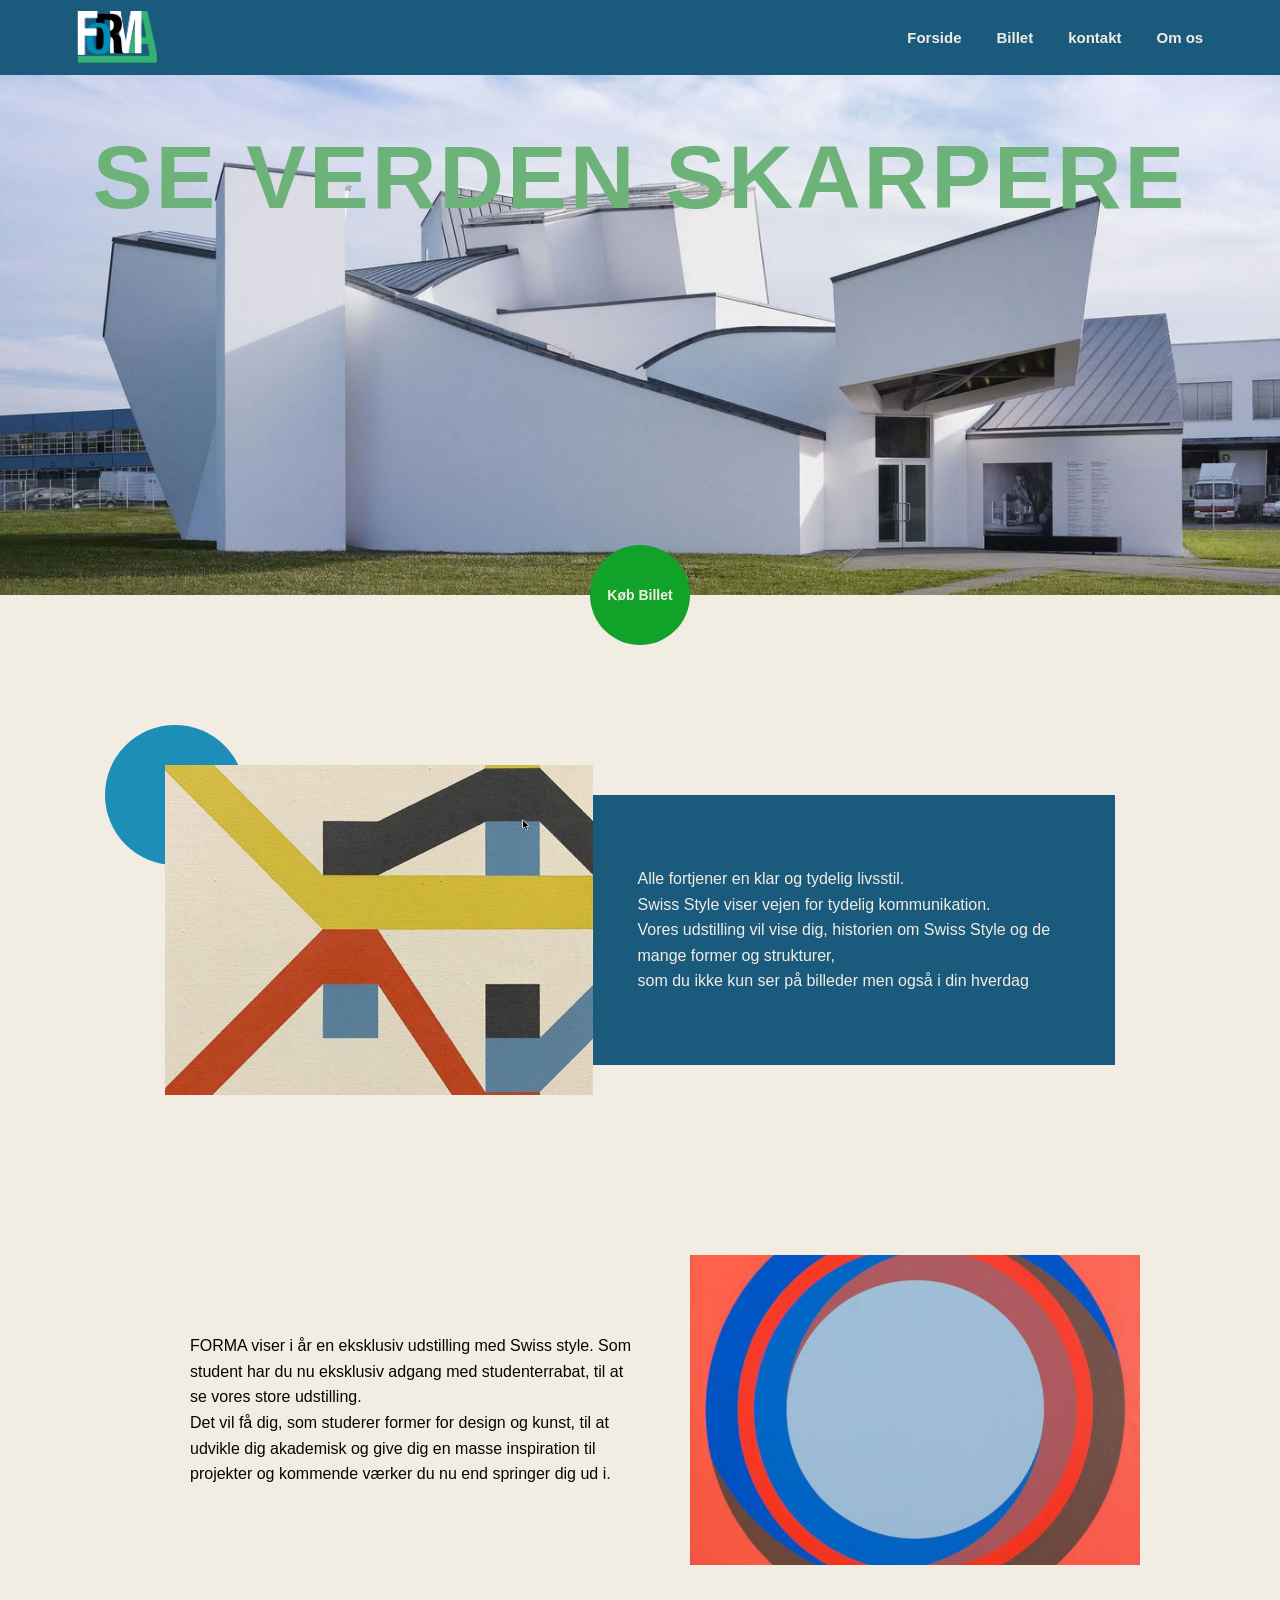
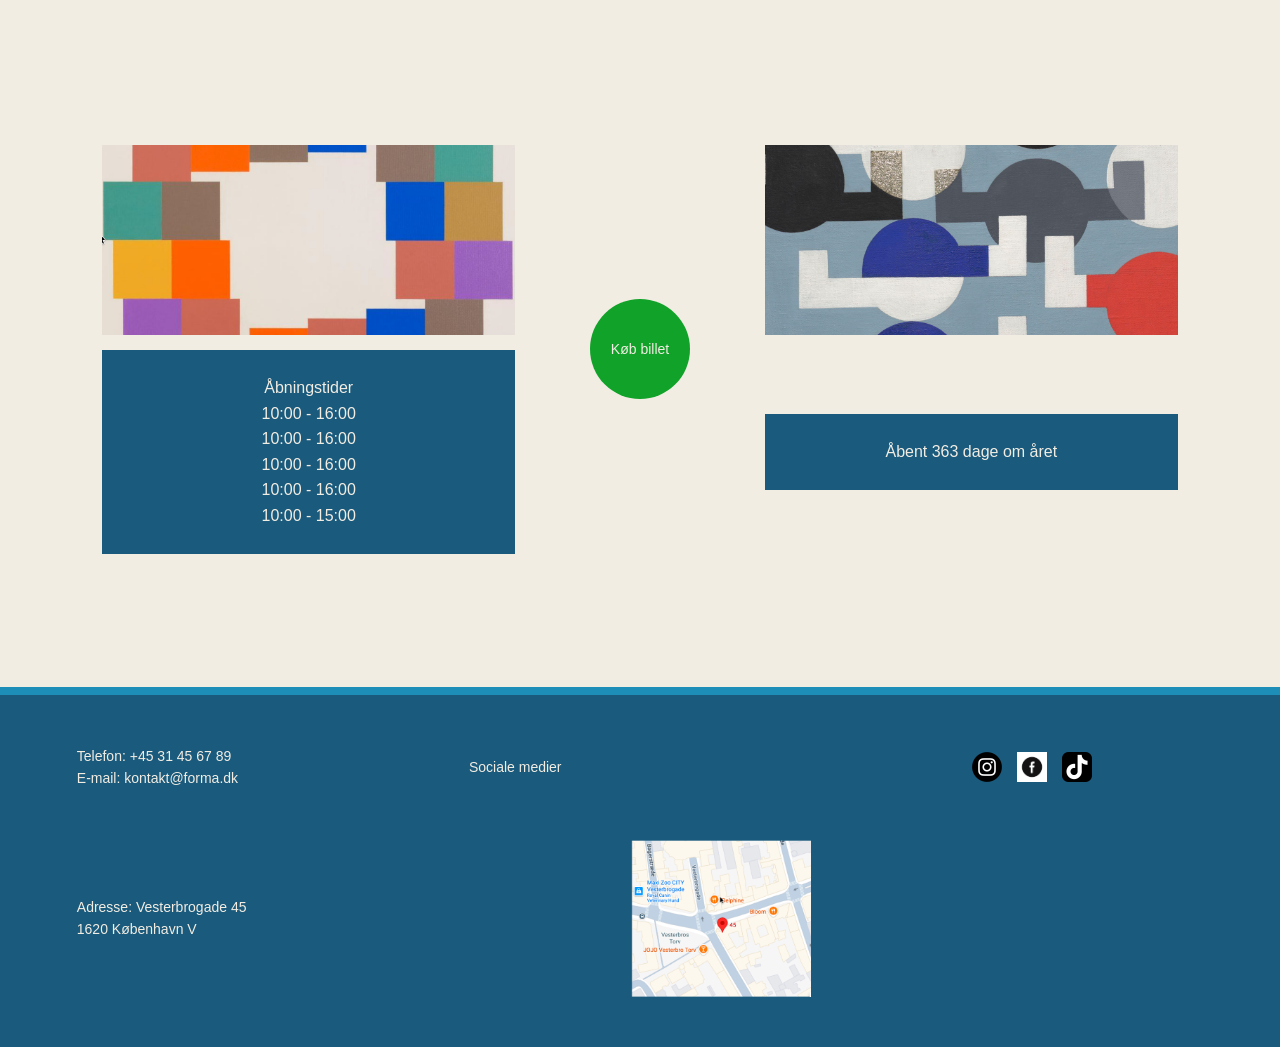
<file: index.html>
<!DOCTYPE html>
<html lang="en">
<head>
    <meta charset="UTF-8">
    <title>Swiss Style</title>
    <link rel="stylesheet" href="css/style.css">

</head>
<body>
<nav>
    <a href="index.html" id="logo">
        <img src="images/logo.png" alt="forma logo">
    </a>

    <div class="nav-links">
    <a href="index.html">Forside</a>
    <a href="billet.html">Billet</a>
    <a href="kontakt.html">kontakt</a>
    <a href="omos.html">Om os</a>
    </div>
</nav>

<section>
    <img src="images/hero.jpg" alt="hero">
    <h1>SE VERDEN SKARPERE</h1>
</section>

<button onclick="window.location.href='billet.html'">Køb Billet</button>

<section>
    <article>
        <img src="images/billede1.%2012.44.27.png" alt="billede1">
        <p>Alle fortjener en klar og tydelig livsstil. <br>
            Swiss Style viser vejen for tydelig kommunikation.<br>
        Vores udstilling vil vise dig, historien om Swiss Style og de mange former og strukturer,<br>
            som du ikke kun ser på billeder men også i din hverdag</p>
    </article>

</section>

<section>
    <article>
        <p>FORMA viser i år en eksklusiv udstilling med
            Swiss style. Som student har du nu eksklusiv
            adgang med studenterrabat, til at se vores
            store udstilling.<br>

            Det vil få dig, som studerer former for design og
            kunst, til at udvikle dig akademisk og give dig
            en masse inspiration til projekter og kommende
            værker du nu end springer dig ud i.</p>

        <img src="images/billede2.%2012.43.36.png" alt="billede2">

    </article>
</section>

<section>
    <article>
        <img src="images/billede3.%2012.52.58.png" alt="billede3">
        <img src="images/billede4.%2012.54.16.png" alt="billede3">
        <button>Køb billet</button>
        <p>Åbningstider<br>
            10:00 - 16:00<br>
            10:00 - 16:00<br>
            10:00 - 16:00<br>
            10:00 - 16:00<br>
            10:00 - 15:00</p><br>
        <p>Åbent 363 dage
            om året</p>
    </article>
</section>

<footer>
    <p>Telefon: +45 31 45 67 89 <br>

        E-mail: kontakt@forma.dk
    </p>

    <p>Sociale medier</p>
    <div class="nav-links">
        <a href="#"> <img src="images/instagram.webp" alt="instagram"></a>
        <a href="#"> <img src="images/facebook.jpeg" alt="facebook"></a>
        <a href="#"> <img src="images/Tiktok_icon.svg.webp" alt="tiktok"></a>
    </div>

    <p>Adresse: Vesterbrogade 45<br>
        1620 København V</p>
    <img src="images/kort.%2013.46.35.png" alt="kort">
</footer>
</body>
</html>
</file>
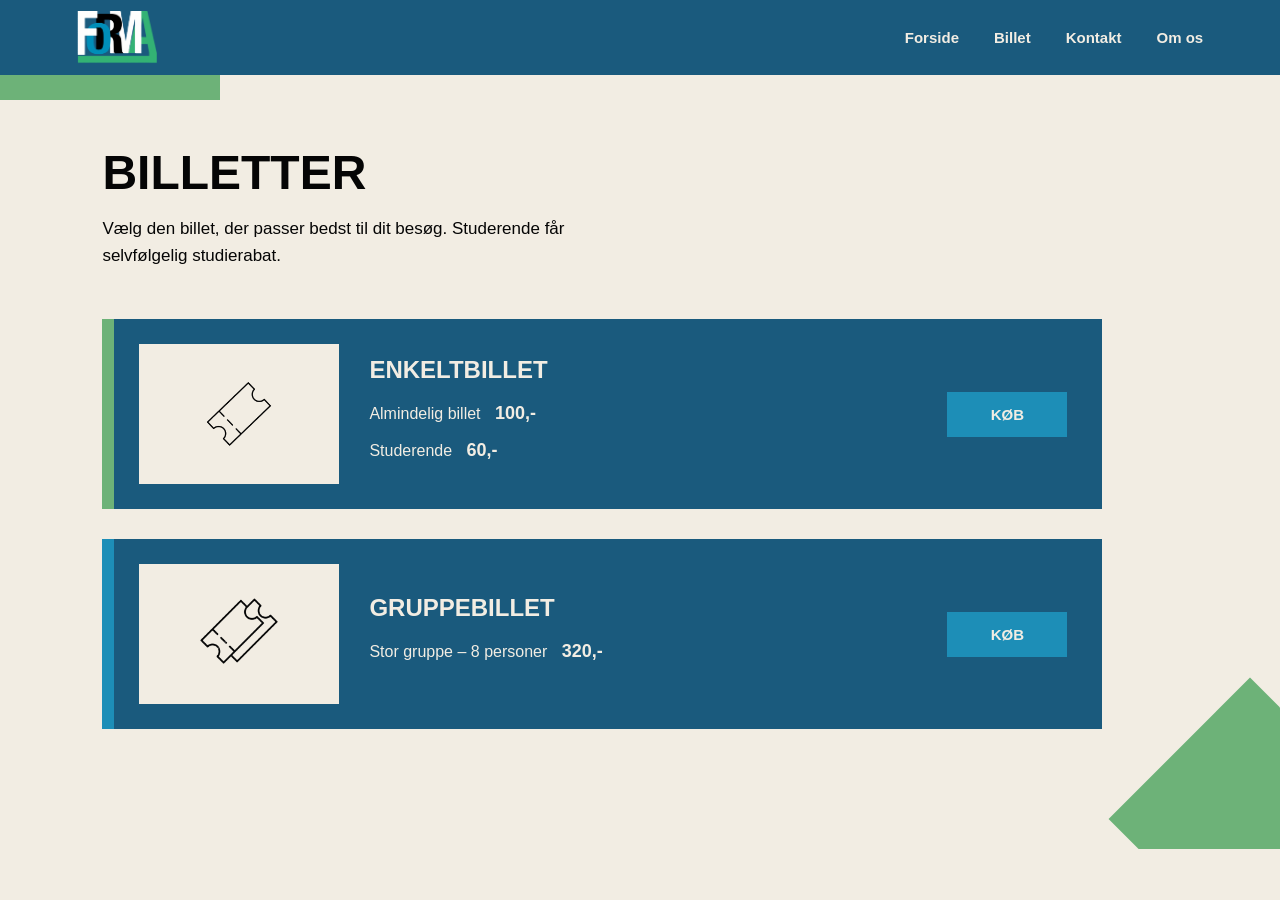
<file: billet.html>
<!DOCTYPE html>
<html lang="da">

<head>
    <meta charset="UTF-8">
    <meta name="viewport" content="width=device-width, initial-scale=1.0">

    <title>Billetter | FORMA</title>

    <link rel="stylesheet" href="css/style.css">
</head>

<body>

<nav>

    <a href="index.html" id="logo">
        <img src="images/logo.png" alt="FORMA logo">
    </a>

    <div class="nav-links">
        <a href="index.html">Forside</a>
        <a href="billet.html">Billet</a>
        <a href="kontakt.html">Kontakt</a>
        <a href="omos.html">Om os</a>
    </div>

</nav>


<main>

    <section class="billetter">

        <h1>Billetter</h1>

        <p class="billet-intro">
            Vælg den billet, der passer bedst til dit besøg.
            Studerende får selvfølgelig studierabat.
        </p>


        <div class="billet-container">

            <!-- ENKELTBILLET -->

            <article class="billet-kort">

                <div class="billet-billede">
                    <img src="images/enekltbillet.png"
                         alt="Enkeltbillet">
                </div>

                <div class="billet-tekst">

                    <h2>Enkeltbillet</h2>

                    <p>
                        Almindelig billet
                        <strong>100,-</strong>
                    </p>

                    <p>
                        Studerende
                        <strong>60,-</strong>
                    </p>

                </div>

                <button type="button">
                    Køb
                </button>

            </article>


            <!-- GRUPPEBILLET -->

            <article class="billet-kort">

                <div class="billet-billede">
                    <img src="images/gruppebillet.png"
                         alt="Gruppebillet">
                </div>

                <div class="billet-tekst">

                    <h2>Gruppebillet</h2>

                    <p>
                        Stor gruppe – 8 personer
                        <strong>320,-</strong>
                    </p>

                </div>

                <button type="button">
                    Køb
                </button>

            </article>

        </div>

    </section>

</main>

</body>

</html>
</file>
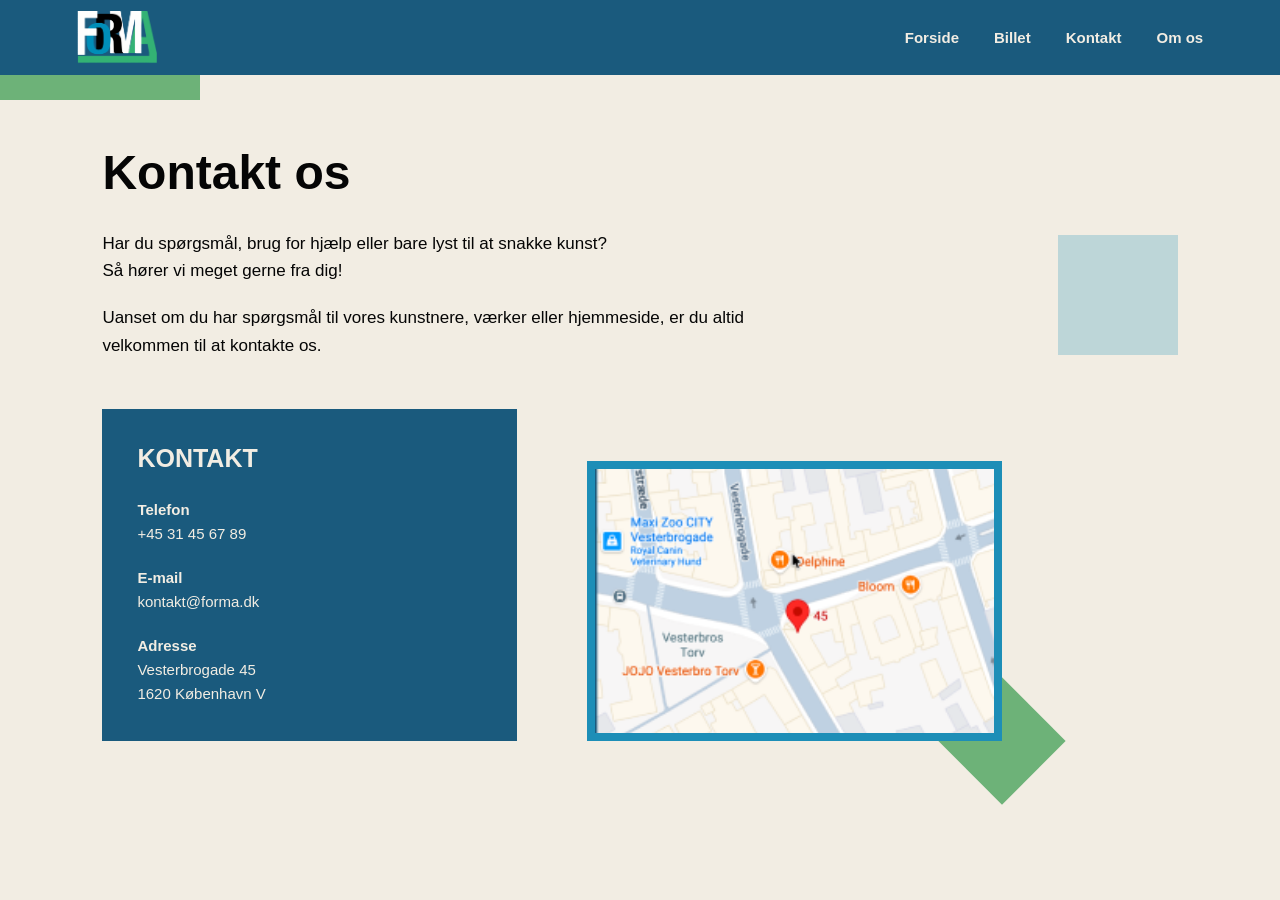
<file: kontakt.html>
<!DOCTYPE html>
<html lang="da">

<head>
    <meta charset="UTF-8">
    <meta name="viewport" content="width=device-width, initial-scale=1.0">

    <title>Kontakt | FORMA</title>

    <link rel="stylesheet" href="css/style.css">
</head>

<body>

<nav>

    <a href="index.html" id="logo">
        <img src="images/logo.png" alt="FORMA logo">
    </a>

    <div class="nav-links">
        <a href="index.html">Forside</a>
        <a href="billet.html">Billet</a>
        <a href="kontakt.html">Kontakt</a>
        <a href="omos.html">Om os</a>
    </div>

</nav>


<main>

    <section class="kontakt">

        <h1>Kontakt os</h1>

        <div class="kontakt-intro">

            <p>
                Har du spørgsmål, brug for hjælp eller bare lyst til at
                snakke kunst?<br>
                Så hører vi meget gerne fra dig!
            </p>

            <p>
                Uanset om du har spørgsmål til vores kunstnere,
                værker eller hjemmeside, er du altid velkommen
                til at kontakte os.
            </p>

        </div>


        <div class="kontakt-info">

            <div class="kontakt-details">

                <h2>Kontakt</h2>

                <p>
                    <strong>Telefon</strong><br>
                    +45 31 45 67 89
                </p>

                <p>
                    <strong>E-mail</strong><br>
                    kontakt@forma.dk
                </p>

                <p>
                    <strong>Adresse</strong><br>
                    Vesterbrogade 45<br>
                    1620 København V
                </p>

            </div>


            <div class="kontakt-kort">

                <img src="images/kort.%2013.46.35.png"
                     alt="Kort over FORMA">

            </div>

        </div>

    </section>

</main>

</body>

</html>
</file>
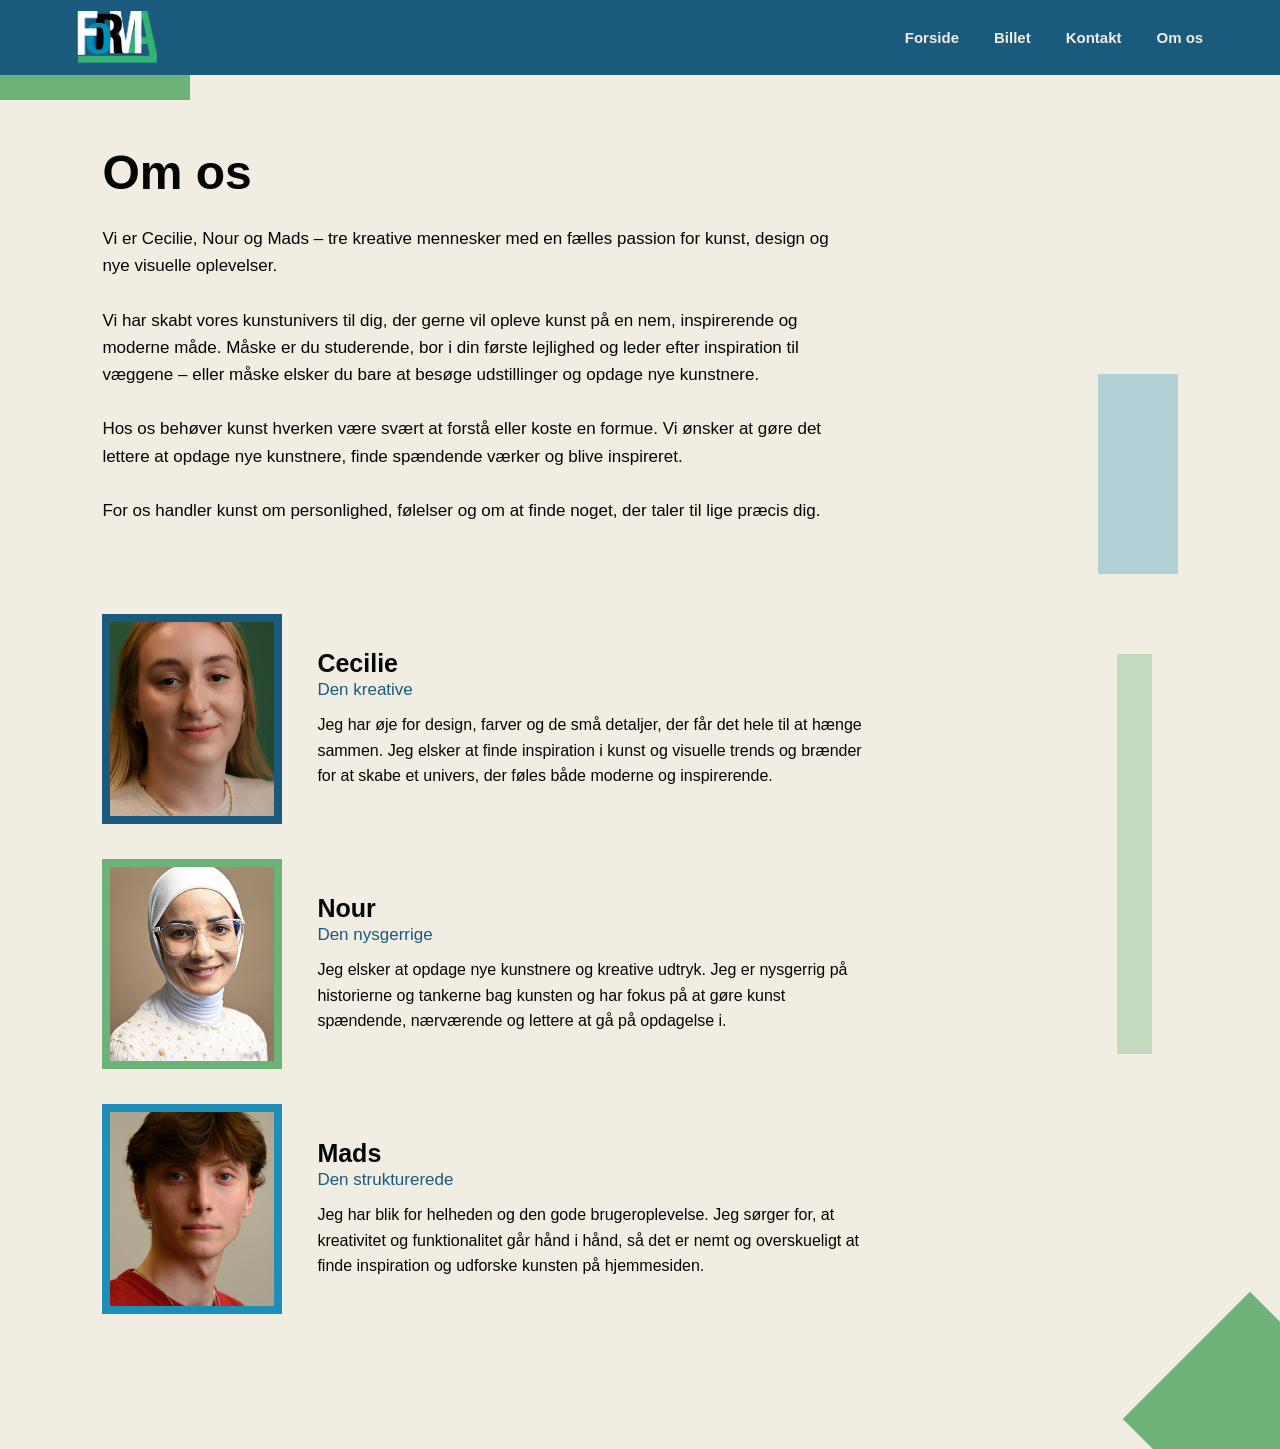
<file: omos.html>
<!DOCTYPE html>
<html lang="da">

<head>
    <meta charset="UTF-8">
    <meta name="viewport" content="width=device-width, initial-scale=1.0">

    <title>Om os | FORMA</title>

    <link rel="stylesheet" href="css/style.css">
</head>

<body>

<nav>

    <a href="index.html" id="logo">
        <img src="images/logo.png" alt="FORMA logo">
    </a>

    <div class="nav-links">
        <a href="index.html">Forside</a>
        <a href="billet.html">Billet</a>
        <a href="kontakt.html">Kontakt</a>
        <a href="omos.html">Om os</a>
    </div>

</nav>


<main>

    <!-- INTRO -->

    <section class="omos-intro">

        <h1>Om os</h1>

        <p>
            Vi er Cecilie, Nour og Mads – tre kreative mennesker med en fælles
            passion for kunst, design og nye visuelle oplevelser.
            <br><br>

            Vi har skabt vores kunstunivers til dig, der gerne vil opleve kunst
            på en nem, inspirerende og moderne måde. Måske er du studerende,
            bor i din første lejlighed og leder efter inspiration til væggene –
            eller måske elsker du bare at besøge udstillinger og opdage nye
            kunstnere.
            <br><br>

            Hos os behøver kunst hverken være svært at forstå eller koste en
            formue. Vi ønsker at gøre det lettere at opdage nye kunstnere,
            finde spændende værker og blive inspireret.
            <br><br>

            For os handler kunst om personlighed, følelser og om at finde
            noget, der taler til lige præcis dig.
        </p>

    </section>


    <!-- PERSONER -->

    <section class="team">


        <!-- CECILIE -->

        <article class="person">

            <img src="images/cecilie.png"
                 alt="Cecilie">

            <div class="person-text">

                <h2>Cecilie</h2>

                <h3>Den kreative</h3>

                <p>
                    Jeg har øje for design, farver og de små detaljer,
                    der får det hele til at hænge sammen.
                    Jeg elsker at finde inspiration i kunst og visuelle
                    trends og brænder for at skabe et univers, der føles
                    både moderne og inspirerende.
                </p>

            </div>

        </article>


        <!-- NOUR -->

        <article class="person">

            <img src="images/nour.png"
                 alt="Nour">

            <div class="person-text">

                <h2>Nour</h2>

                <h3>Den nysgerrige</h3>

                <p>
                    Jeg elsker at opdage nye kunstnere og kreative udtryk.
                    Jeg er nysgerrig på historierne og tankerne bag kunsten
                    og har fokus på at gøre kunst spændende, nærværende
                    og lettere at gå på opdagelse i.
                </p>

            </div>

        </article>


        <!-- MADS -->

        <article class="person">

            <img src="images/mads.jpg"
                 alt="Mads">

            <div class="person-text">

                <h2>Mads</h2>

                <h3>Den strukturerede</h3>

                <p>
                    Jeg har blik for helheden og den gode brugeroplevelse.
                    Jeg sørger for, at kreativitet og funktionalitet går
                    hånd i hånd, så det er nemt og overskueligt at finde
                    inspiration og udforske kunsten på hjemmesiden.
                </p>

            </div>

        </article>

    </section>

</main>

</body>

</html>
</file>
<file: css/style.css>
/* =====================================================
   FORMA – FÆLLES CSS
   Farver:
   #1D8EB7 - blå
   #6DB278 - grøn
   #F2EDE3 - lys/beige
   #1A5A7D - mørk blå
   #11A229 - stærk grøn
   #050505 - sort
===================================================== */


/* =====================================================
   1. RESET / GENERELT
===================================================== */

* {
    margin: 0;
    padding: 0;
    box-sizing: border-box;
}

html {
    scroll-behavior: smooth;
}

body {
    font-family: Helvetica, Arial, sans-serif;
    background-color: #F2EDE3;
    color: #050505;
}

img {
    display: block;
    max-width: 100%;
}

p {
    font-family: Helvetica, Arial, sans-serif;
    font-size: 16px;
    line-height: 1.6;
}

h1,
h2,
h3 {
    font-family: Helvetica, Arial, sans-serif;
}

a {
    font-family: Helvetica, Arial, sans-serif;
}


/* =====================================================
   2. NAVIGATION
   Bruges på ALLE sider
===================================================== */

nav {
    width: 100%;
    min-height: 75px;

    display: flex;
    justify-content: space-between;
    align-items: center;

    padding: 10px 6%;

    background-color: #1A5A7D;

    position: relative;
    z-index: 100;
}


/* LOGO */

#logo {
    display: block;
}

#logo img {
    width: 80px;
    height: auto;
}


/* NAVIGATION LINKS */

nav .nav-links {
    display: flex;
    align-items: center;
    gap: 35px;
}

nav .nav-links a {
    color: #F2EDE3;

    text-decoration: none;

    font-size: 15px;
    font-weight: 600;

    transition: 0.2s;
}

nav .nav-links a:hover {
    color: #6DB278;
}


/* =====================================================
   3. FORSIDE – HERO
===================================================== */

body > section:first-of-type {
    position: relative;
}


/* Kun forsiden hvis section indeholder hero-billede */

body > section:first-of-type > img[alt="hero"] {
    width: 100%;
    height: 520px;

    object-fit: cover;
}


/* FORSIDE H1 */

body > section:first-of-type > h1 {
    position: absolute;

    top: 60px;
    left: 50%;

    transform: translateX(-50%);

    width: 90%;

    text-align: center;

    font-size: clamp(3rem, 7vw, 6.5rem);
    font-weight: 700;

    line-height: 0.95;

    letter-spacing: 3px;

    color: #6DB278;

    text-transform: uppercase;
}


/* =====================================================
   4. FORSIDE – FØRSTE KØB BILLET KNAP
===================================================== */

body > button {
    display: block;

    width: 100px;
    height: 100px;

    margin: -50px auto 60px;

    position: relative;
    z-index: 10;

    border: none;
    border-radius: 50%;

    background-color: #11A229;
    color: #F2EDE3;

    font-family: Helvetica, Arial, sans-serif;

    font-size: 14px;
    font-weight: 600;

    cursor: pointer;

    transition: 0.2s;
}

body > button:hover {
    background-color: #1D8EB7;

    transform: scale(1.07);
}


/* =====================================================
   5. FORSIDE – SEKTION 2
   BILLEDE VENSTRE / TEKST HØJRE
===================================================== */

body > section:nth-of-type(2) {
    padding: 60px 8% 80px;

    background-color: #F2EDE3;
}

body > section:nth-of-type(2) article {
    position: relative;

    max-width: 950px;

    margin: auto;

    display: grid;

    grid-template-columns: 45% 55%;

    align-items: center;
}

body > section:nth-of-type(2) article img {
    position: relative;
    z-index: 2;

    width: 100%;
    height: 330px;

    object-fit: cover;
}

body > section:nth-of-type(2) article p {
    min-height: 270px;

    padding: 45px;

    display: flex;
    align-items: center;

    background-color: #1A5A7D;

    color: #F2EDE3;
}


/* BLÅ CIRKEL */

body > section:nth-of-type(2) article::before {
    content: "";

    position: absolute;

    left: -60px;
    top: -40px;

    width: 140px;
    height: 140px;

    border-radius: 50%;

    background-color: #1D8EB7;
}


/* =====================================================
   6. FORSIDE – SEKTION 3
   TEKST VENSTRE / BILLEDE HØJRE
===================================================== */

body > section:nth-of-type(3) {
    padding: 50px 8% 90px;

    background-color: #F2EDE3;
}

body > section:nth-of-type(3) article {
    max-width: 1000px;

    margin: auto;

    display: grid;

    grid-template-columns: 55% 45%;

    align-items: center;
}

body > section:nth-of-type(3) article p {
    min-height: 370px;

    padding: 50px;

    display: flex;
    align-items: center;

    background-color: #F2EDE3;
}

body > section:nth-of-type(3) article img {
    width: 100%;
    height: 310px;

    object-fit: cover;
}


/* =====================================================
   7. FORSIDE – SEKTION 4
   TO BILLEDER / ÅBNINGSTIDER
===================================================== */

body > section:nth-of-type(4) {
    padding: 60px 8% 100px;

    background-color: #F2EDE3;
}

body > section:nth-of-type(4) article {
    max-width: 1100px;

    margin: auto;

    display: grid;

    grid-template-columns: 1fr 160px 1fr;

    column-gap: 45px;
    row-gap: 15px;

    align-items: center;
}


/* VENSTRE BILLEDE */

body > section:nth-of-type(4) img:first-of-type {
    grid-column: 1;
    grid-row: 1;

    width: 100%;
    height: 190px;

    object-fit: cover;
}


/* HØJRE BILLEDE */

body > section:nth-of-type(4) img:nth-of-type(2) {
    grid-column: 3;
    grid-row: 1;

    width: 100%;
    height: 190px;

    object-fit: cover;
}


/* KØB BILLET */

body > section:nth-of-type(4) button {
    grid-column: 2;
    grid-row: 1 / 3;

    justify-self: center;

    width: 100px;
    height: 100px;

    border: none;
    border-radius: 50%;

    background-color: #11A229;

    color: #F2EDE3;

    font-family: Helvetica, Arial, sans-serif;

    font-size: 14px;

    cursor: pointer;

    transition: 0.2s;
}

body > section:nth-of-type(4) button:hover {
    background-color: #1D8EB7;

    transform: scale(1.07);
}


/* ÅBNINGSTIDER */

body > section:nth-of-type(4) p:first-of-type {
    grid-column: 1;
    grid-row: 2;

    padding: 25px;

    text-align: center;

    background-color: #1A5A7D;

    color: #F2EDE3;
}


/* ÅBENT 363 DAGE */

body > section:nth-of-type(4) p:nth-of-type(2) {
    grid-column: 3;
    grid-row: 2;

    padding: 25px;

    text-align: center;

    background-color: #1A5A7D;

    color: #F2EDE3;
}


/* =====================================================
   8. FOOTER
===================================================== */

footer {
    width: 100%;

    padding: 50px 6%;

    display: grid;

    grid-template-columns: 1fr 1fr 1fr;

    gap: 50px;

    align-items: center;

    background-color: #1A5A7D;

    color: #F2EDE3;

    border-top: 8px solid #1D8EB7;
}

footer p {
    font-size: 14px;
}

footer .nav-links {
    display: flex;

    justify-content: center;

    gap: 15px;
}

footer .nav-links img {
    width: 30px;
    height: 30px;

    object-fit: contain;
}

footer > img {
    width: 180px;

    justify-self: end;
}


/* =====================================================
   9. OM OS – INTRO
===================================================== */

.omos-intro {
    position: relative;

    padding: 70px 8% 50px;

    background-color: #F2EDE3;

    overflow: hidden;
}

.omos-intro h1 {
    position: relative;
    z-index: 2;

    margin-bottom: 25px;

    font-size: 48px;
    font-weight: 700;

    color: #050505;
}

.omos-intro p {
    position: relative;
    z-index: 2;

    max-width: 750px;

    font-size: 17px;

    color: #050505;
}


/* GRØN STREG */

.omos-intro::before {
    content: "";

    position: absolute;

    top: 0;
    left: 0;

    width: 190px;
    height: 25px;

    background-color: #6DB278;
}


/* BLÅ FIRKANT */

.omos-intro::after {
    content: "";

    position: absolute;

    right: 8%;
    bottom: 0;

    width: 80px;
    height: 200px;

    background-color: #1D8EB7;

    opacity: 0.3;
}


/* =====================================================
   10. OM OS – TEAM
===================================================== */

.team {
    position: relative;

    padding: 40px 8% 100px;

    background-color: #F2EDE3;

    overflow: hidden;
}

.person {
    position: relative;
    z-index: 2;

    max-width: 850px;

    display: grid;

    grid-template-columns: 180px 1fr;

    gap: 35px;

    align-items: center;

    margin-bottom: 35px;
}

.person img {
    width: 180px;
    height: 210px;

    object-fit: cover;

    border: 8px solid #1A5A7D;
}

.person:nth-of-type(2) img {
    border-color: #6DB278;
}

.person:nth-of-type(3) img {
    border-color: #1D8EB7;
}


/* PERSON TEKST */

.person-text {
    max-width: 550px;
}

.person-text h2 {
    margin-bottom: 2px;

    font-size: 25px;
    font-weight: 700;

    color: #050505;
}

.person-text h3 {
    margin-bottom: 12px;

    font-size: 17px;
    font-weight: 500;

    color: #1A5A7D;
}

.person-text p {
    font-size: 16px;

    color: #050505;
}


/* DEKORATION */

.team::before {
    content: "";

    position: absolute;

    right: 10%;
    top: 80px;

    width: 35px;
    height: 400px;

    background-color: #6DB278;

    opacity: 0.35;
}

.team::after {
    content: "";

    position: absolute;

    right: -60px;
    bottom: -60px;

    width: 180px;
    height: 180px;

    background-color: #6DB278;

    transform: rotate(45deg);
}


/* =====================================================
   11. KONTAKT SIDE
===================================================== */

.kontakt {
    position: relative;

    min-height: 650px;

    padding: 70px 8% 100px;

    background-color: #F2EDE3;

    overflow: hidden;
}

.kontakt h1 {
    position: relative;
    z-index: 2;

    margin-bottom: 30px;

    font-size: 48px;
    font-weight: 700;

    color: #050505;
}


/* INTRO */

.kontakt-intro {
    position: relative;
    z-index: 2;

    max-width: 700px;

    margin-bottom: 50px;
}

.kontakt-intro p {
    margin-bottom: 20px;

    font-size: 17px;
}


/* KONTAKT + KORT */

.kontakt-info {
    position: relative;
    z-index: 2;

    max-width: 900px;

    display: grid;

    grid-template-columns: 1fr 1fr;

    gap: 70px;

    align-items: end;
}


/* KONTAKT BOKS */

.kontakt-details {
    padding: 35px;

    background-color: #1A5A7D;

    color: #F2EDE3;
}

.kontakt-details h2 {
    margin-bottom: 25px;

    font-size: 25px;

    text-transform: uppercase;
}

.kontakt-details p {
    margin-bottom: 20px;

    font-size: 15px;
}

.kontakt-details p:last-child {
    margin-bottom: 0;
}


/* KORT */

.kontakt-kort {
    position: relative;
}

.kontakt-kort img {
    width: 100%;
    height: 280px;

    object-fit: cover;

    border: 8px solid #1D8EB7;
}


/* SWISS DETALJER */

.kontakt::before {
    content: "";

    position: absolute;

    top: 0;
    left: 0;

    width: 200px;
    height: 25px;

    background-color: #6DB278;
}

.kontakt::after {
    content: "";

    position: absolute;

    top: 160px;
    right: 8%;

    width: 120px;
    height: 120px;

    background-color: #1D8EB7;

    opacity: 0.25;
}

.kontakt-kort::after {
    content: "";

    position: absolute;

    right: -45px;
    bottom: -45px;

    width: 90px;
    height: 90px;

    background-color: #6DB278;

    transform: rotate(45deg);

    z-index: -1;
}


/* =====================================================
   12. BILLET SIDE
===================================================== */

.billetter {
    position: relative;

    min-height: 650px;

    padding: 70px 8% 120px;

    background-color: #F2EDE3;

    overflow: hidden;
}

.billetter h1 {
    position: relative;
    z-index: 2;

    margin-bottom: 15px;

    font-size: 48px;
    font-weight: 700;

    color: #050505;

    text-transform: uppercase;
}


/* INTRO */

.billet-intro {
    position: relative;
    z-index: 2;

    max-width: 550px;

    margin-bottom: 50px;

    font-size: 17px;
}


/* BILLETTER */

.billet-container {
    position: relative;
    z-index: 2;

    max-width: 1000px;

    display: flex;

    flex-direction: column;

    gap: 30px;
}


/* BILLET KORT */

.billet-kort {
    width: 100%;

    display: grid;

    grid-template-columns: 200px 1fr 130px;

    gap: 30px;

    align-items: center;

    padding: 25px;

    background-color: #1A5A7D;

    color: #F2EDE3;
}


/* BILLET BILLEDE */

.billet-billede {
    width: 200px;
    height: 140px;

    display: flex;

    justify-content: center;
    align-items: center;

    background-color: #F2EDE3;
}

.billet-billede img {
    width: 150px;
    height: 100px;

    object-fit: contain;
}


/* BILLET TEKST */

.billet-tekst h2 {
    margin-bottom: 15px;

    font-size: 24px;
    font-weight: 700;

    color: #F2EDE3;

    text-transform: uppercase;
}

.billet-tekst p {
    margin-bottom: 8px;

    color: #F2EDE3;
}

.billet-tekst strong {
    margin-left: 10px;

    font-size: 18px;
}


/* KØB KNAP */

.billet-kort button {
    width: 120px;

    padding: 14px 20px;

    border: none;
    border-radius: 0;

    background-color: #1D8EB7;

    color: #F2EDE3;

    font-family: Helvetica, Arial, sans-serif;

    font-size: 15px;
    font-weight: 700;

    text-transform: uppercase;

    cursor: pointer;

    transition: 0.2s;
}

.billet-kort button:hover {
    background-color: #11A229;

    transform: translate(-4px, -4px);

    box-shadow: 4px 4px 0 #050505;
}


/* FARVEDETALJER */

.billet-kort:first-child {
    border-left: 12px solid #6DB278;
}

.billet-kort:last-child {
    border-left: 12px solid #1D8EB7;
}


/* SWISS STYLE DEKORATION */

.billetter::before {
    content: "";

    position: absolute;

    top: 0;
    left: 0;

    width: 220px;
    height: 25px;

    background-color: #6DB278;
}

.billetter::after {
    content: "";

    position: absolute;

    right: -70px;
    bottom: -70px;

    width: 200px;
    height: 200px;

    background-color: #6DB278;

    transform: rotate(45deg);
}


/* =====================================================
   13. RESPONSIVE – TABLET/MOBIL
===================================================== */

@media (max-width: 800px) {

    /* NAV */

    nav {
        flex-direction: column;

        gap: 20px;

        padding: 20px;
    }

    nav .nav-links {
        flex-wrap: wrap;

        justify-content: center;

        gap: 20px;
    }


    /* FORSIDE HERO */

    body > section:first-of-type > img[alt="hero"] {
        height: 380px;
    }

    body > section:first-of-type > h1 {
        top: 40px;

        font-size: 3rem;
    }


    /* FORSIDE SEKTIONER */

    body > section:nth-of-type(2) article,
    body > section:nth-of-type(3) article {
        grid-template-columns: 1fr;
    }

    body > section:nth-of-type(2) article img,
    body > section:nth-of-type(3) article img {
        height: 250px;
    }

    body > section:nth-of-type(2) article p,
    body > section:nth-of-type(3) article p {
        min-height: auto;

        padding: 30px;
    }


    /* FORSIDE SIDSTE SEKTION */

    body > section:nth-of-type(4) article {
        grid-template-columns: 1fr;

        gap: 20px;
    }

    body > section:nth-of-type(4) img:first-of-type,
    body > section:nth-of-type(4) img:nth-of-type(2),
    body > section:nth-of-type(4) button,
    body > section:nth-of-type(4) p:first-of-type,
    body > section:nth-of-type(4) p:nth-of-type(2) {
        grid-column: 1;

        grid-row: auto;
    }


    /* OM OS */

    .omos-intro {
        padding: 50px 6%;
    }

    .omos-intro h1 {
        font-size: 38px;
    }

    .team {
        padding: 30px 6% 70px;
    }

    .person {
        grid-template-columns: 130px 1fr;

        gap: 20px;
    }

    .person img {
        width: 130px;
        height: 160px;

        border-width: 5px;
    }


    /* KONTAKT */

    .kontakt {
        padding: 50px 6% 70px;
    }

    .kontakt h1 {
        font-size: 38px;
    }

    .kontakt-info {
        grid-template-columns: 1fr;

        gap: 30px;
    }


    /* BILLETTER */

    .billetter {
        padding: 50px 6% 80px;
    }

    .billetter h1 {
        font-size: 38px;
    }

    .billet-kort {
        grid-template-columns: 1fr;

        gap: 20px;
    }

    .billet-billede {
        width: 100%;
    }

    .billet-kort button {
        width: 100%;
    }


    /* FOOTER */

    footer {
        grid-template-columns: 1fr;

        text-align: center;
    }

    footer > img {
        justify-self: center;
    }
}


/* =====================================================
   14. LILLE MOBIL
===================================================== */

@media (max-width: 500px) {

    nav .nav-links {
        gap: 12px;
    }

    nav .nav-links a {
        font-size: 13px;
    }

    #logo img {
        width: 65px;
    }


    .omos-intro h1,
    .kontakt h1,
    .billetter h1 {
        font-size: 32px;
    }


    .person {
        grid-template-columns: 1fr;
    }

    .person img {
        width: 160px;
        height: 190px;
    }


    .kontakt-kort img {
        height: 220px;
    }
}
</file>
